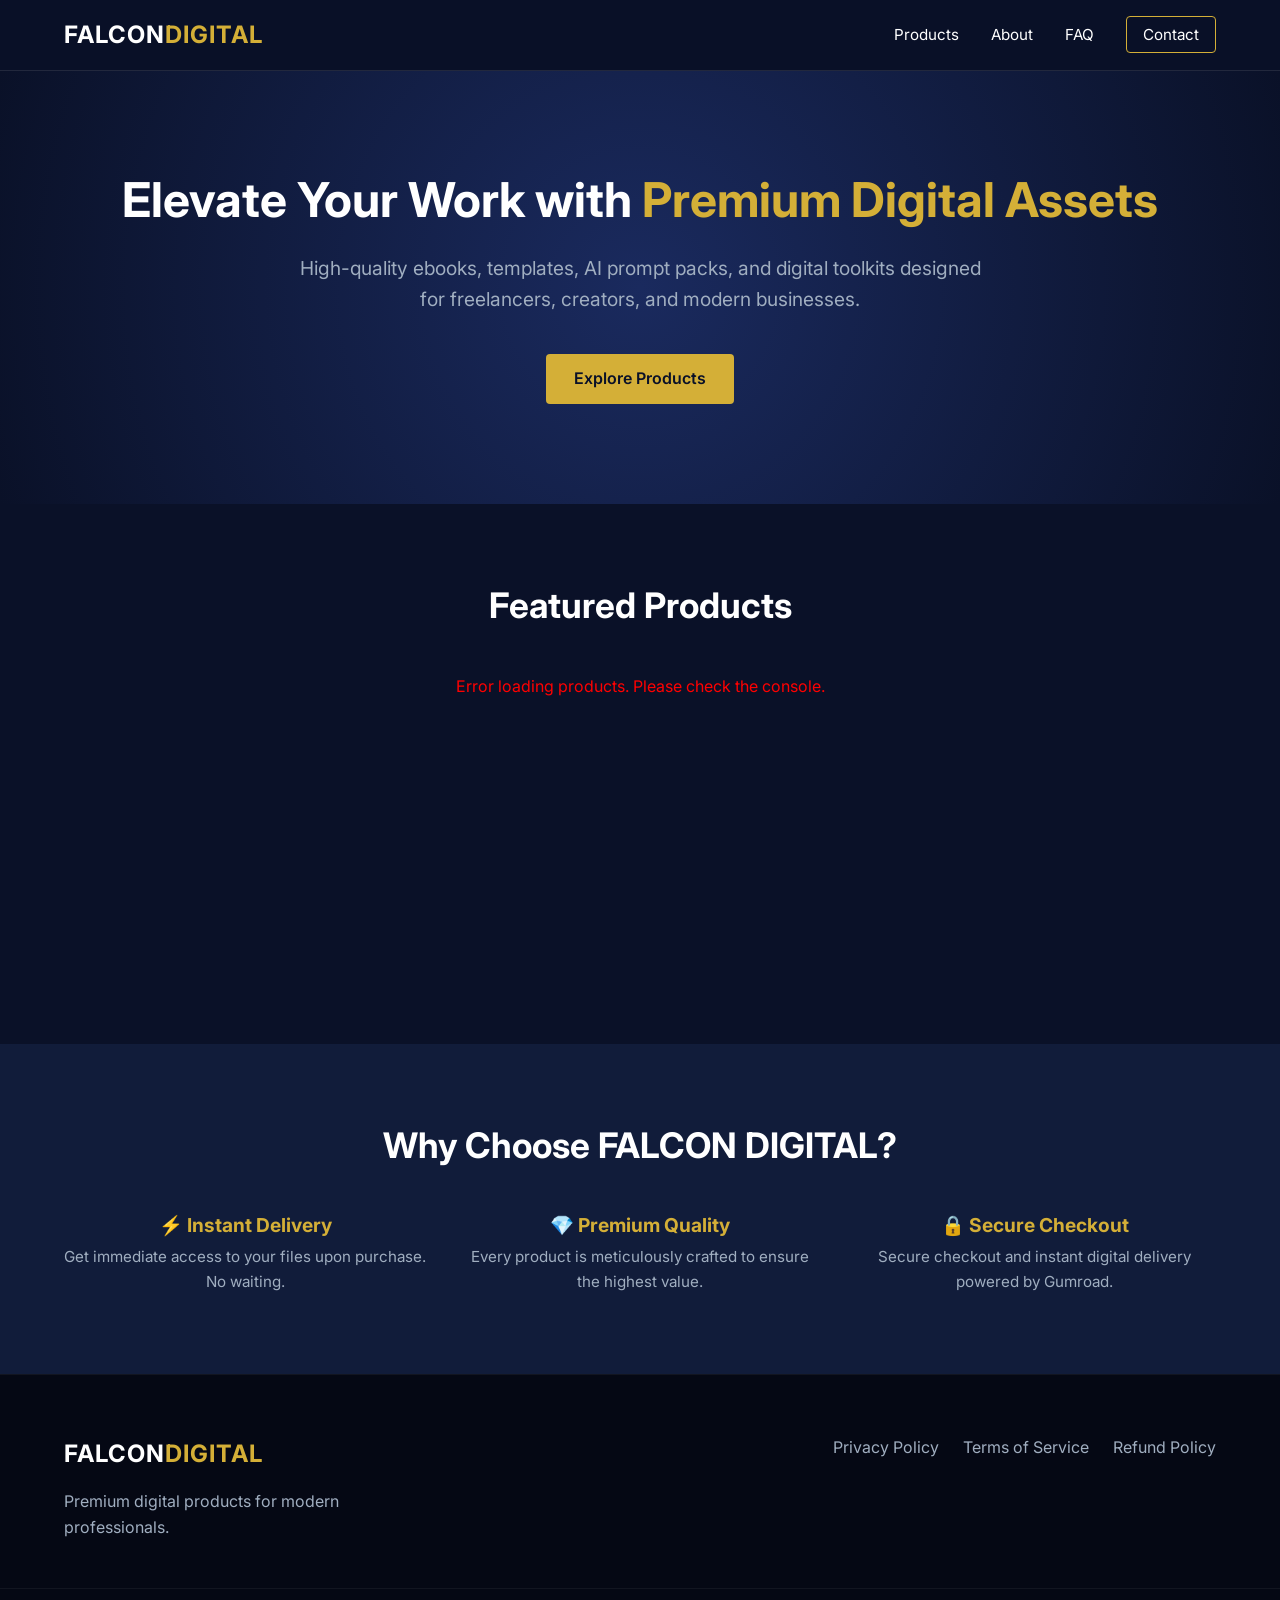
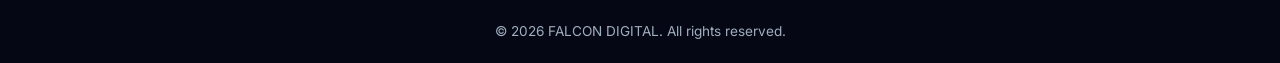
<file: index.html>
<!DOCTYPE html>
<html lang="en">
<head>
    <meta charset="UTF-8">
    <meta name="viewport" content="width=device-width, initial-scale=1.0">
    <title>FALCON DIGITAL | Premium Digital Products</title>
    <meta name="description" content="Premium ebooks, templates, AI prompt packs, and digital toolkits to elevate your business.">
    <link rel="stylesheet" href="style.css">
    <link rel="preconnect" href="https://fonts.googleapis.com">
    <link rel="preconnect" href="https://fonts.gstatic.com" crossorigin>
    <link href="https://fonts.googleapis.com/css2?family=Inter:wght@300;400;600;700&display=swap" rel="stylesheet">
</head>
<body>
    <header class="navbar">
        <div class="container nav-container">
            <a href="index.html" class="logo">FALCON<span>DIGITAL</span></a>
            <nav>
                <ul class="nav-links">
                    <li><a href="#products">Products</a></li>
                    <li><a href="about.html">About</a></li>
                    <li><a href="faq.html">FAQ</a></li>
                    <li><a href="contact.html" class="btn-outline">Contact</a></li>
                </ul>
            </nav>
            <button class="mobile-menu-btn" aria-label="Toggle menu">☰</button>
        </div>
    </header>

    <section class="hero">
        <div class="container hero-content">
            <h1>Elevate Your Work with <span class="gold-text">Premium Digital Assets</span></h1>
            <p>High-quality ebooks, templates, AI prompt packs, and digital toolkits designed for freelancers, creators, and modern businesses.</p>
            <a href="#products" class="btn-primary">Explore Products</a>
        </div>
    </section>

    <section id="products" class="products-section">
        <div class="container">
            <h2 class="section-title">Featured Products</h2>
            
            <!-- The product grid is now empty. JavaScript will fill it automatically! -->
            <div class="product-grid" id="product-grid">
                <!-- Loading spinner or message -->
                <p style="text-align: center; color: var(--text-muted); grid-column: 1 / -1;">Loading products from Gumroad...</p>
            </div>

        </div>
    </section>

    <section id="about" class="trust-section">
        <div class="container">
            <h2 class="section-title">Why Choose FALCON DIGITAL?</h2>
            <div class="trust-grid">
                <div class="trust-item">
                    <h3>⚡ Instant Delivery</h3>
                    <p>Get immediate access to your files upon purchase. No waiting.</p>
                </div>
                <div class="trust-item">
                    <h3>💎 Premium Quality</h3>
                    <p>Every product is meticulously crafted to ensure the highest value.</p>
                </div>
                <div class="trust-item">
                    <h3>🔒 Secure Checkout</h3>
                    <p>Secure checkout and instant digital delivery powered by Gumroad.</p>
                </div>
            </div>
        </div>
    </section>

    <footer>
        <div class="container footer-content">
            <div class="footer-brand">
                <a href="index.html" class="logo">FALCON<span>DIGITAL</span></a>
                <p>Premium digital products for modern professionals.</p>
            </div>
            <div class="footer-links">
                <a href="privacy.html">Privacy Policy</a>
                <a href="terms.html">Terms of Service</a>
                <a href="refund.html">Refund Policy</a>
            </div>
        </div>
        <div class="footer-bottom">
            <p>&copy; 2026 FALCON DIGITAL. All rights reserved.</p>
        </div>
    </footer>

    <!-- The JavaScript to fetch products from Supabase -->
    <script>
        // YOUR SUPABASE CREDENTIALS
        const SUPABASE_URL = 'https://dtnkwtxbqakqckgydgje.supabase.co';
        const SUPABASE_ANON_KEY = 'sb_publishable_p1EWndPD9VxLVvGcj-t9xg_1cSoQE1V'; 
        // ^^^ PASTE YOUR NEW KEY HERE (starts with sb_publishable_...)

        async function loadProducts() {
            const grid = document.getElementById('product-grid');
            
            try {
                // Fetch published products from your database
                const response = await fetch(`${SUPABASE_URL}/rest/v1/products?select=*&is_published=eq.true`, {
                    headers: {
                        'apikey': SUPABASE_ANON_KEY,
                        'Authorization': `Bearer ${SUPABASE_ANON_KEY}`
                    }
                });

                if (!response.ok) throw new Error('Failed to fetch products');

                const products = await response.json();

                if (products.length === 0) {
                    grid.innerHTML = '<p style="text-align: center; color: var(--text-muted); grid-column: 1 / -1;">No products available yet.</p>';
                    return;
                }

                // Loop through products and build HTML
                grid.innerHTML = products.map(product => {
                    // Format price from cents to dollars
                    const price = (product.price_cents / 100).toFixed(2);
                    
                    // Clean up the description (remove HTML tags Gumroad sends)
                    let cleanDesc = product.description.replace(/<[^>]*>?/gm, '');
                    if (cleanDesc.length > 100) cleanDesc = cleanDesc.substring(0, 100) + '...';

                    return `
                        <div class="product-card">
                            <img src="${product.cover_image_url}" alt="${product.title}" style="width: 100%; height: 350px; object-fit: contain; background-color: #1a2545; padding: 15px; border-bottom: 1px solid rgba(255, 255, 255, 0.05);">
                            <div class="product-info">
                                <h3>${product.title}</h3>
                                <p class="product-desc">${cleanDesc}</p>
                                <div class="product-footer">
                                    <span class="price">$${price}</span>
                                    <!-- Note: Links to the product detail page -->
                                    <a href="product-ai-freelancer.html" class="btn-primary btn-small">View Product</a>
                                </div>
                            </div>
                        </div>
                    `;
                }).join('');

            } catch (error) {
                console.error('Error:', error);
                grid.innerHTML = '<p style="text-align: center; color: red; grid-column: 1 / -1;">Error loading products. Please check the console.</p>';
            }
        }

        // Run the function when the page loads
        document.addEventListener('DOMContentLoaded', loadProducts);
    </script>
</body>
</html>
</file>
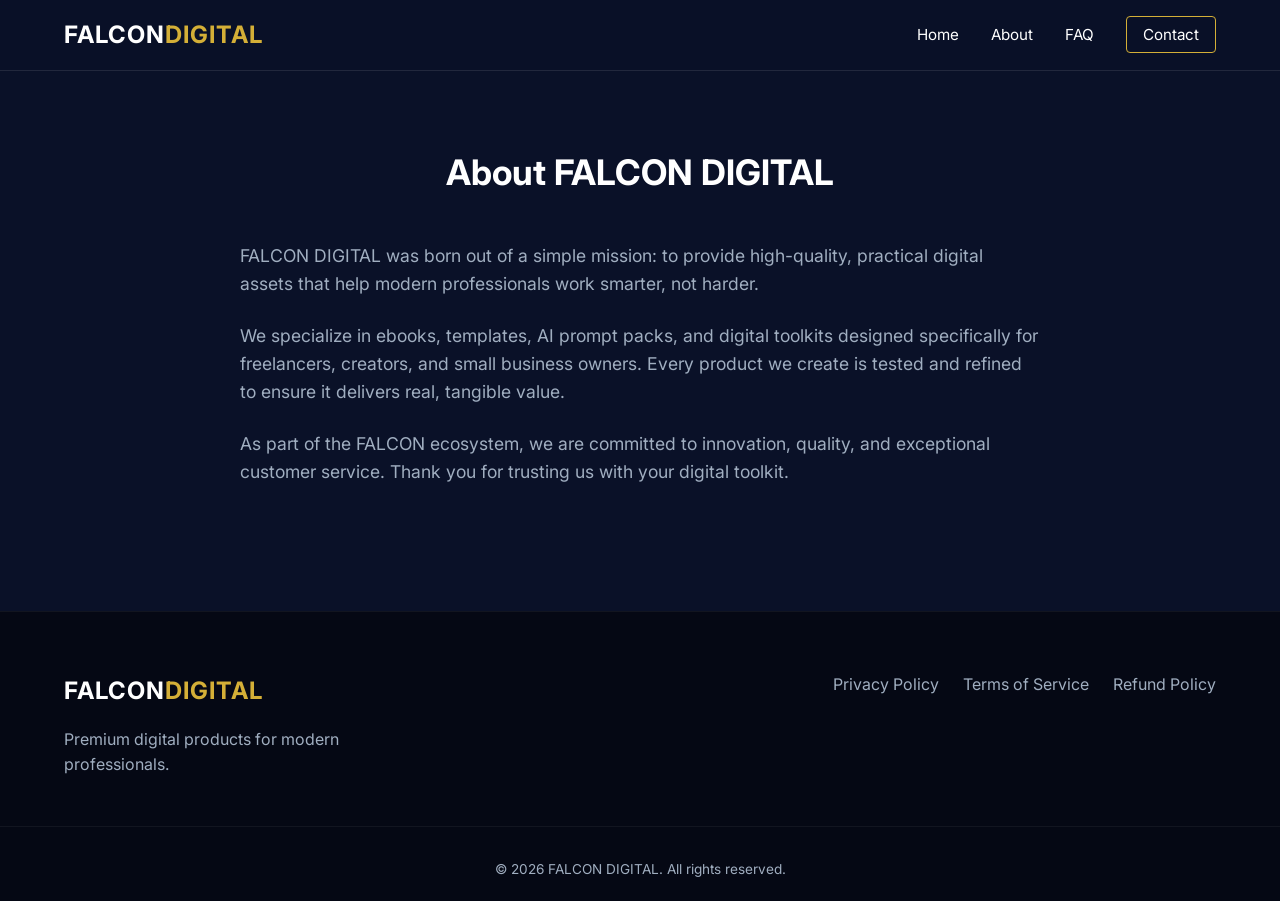
<file: about.html>
<!DOCTYPE html>
<html lang="en">
<head>
    <meta charset="UTF-8">
    <meta name="viewport" content="width=device-width, initial-scale=1.0">
    <title>About Us | FALCON DIGITAL</title>
    <link rel="stylesheet" href="style.css">
    <link href="https://fonts.googleapis.com/css2?family=Inter:wght@300;400;600;700&display=swap" rel="stylesheet">
</head>
<body>
    <header class="navbar">
        <div class="container nav-container">
            <a href="index.html" class="logo">FALCON<span>DIGITAL</span></a>
            <nav>
                <ul class="nav-links">
                    <li><a href="index.html">Home</a></li>
                    <li><a href="about.html">About</a></li>
                    <li><a href="faq.html">FAQ</a></li>
                    <li><a href="contact.html" class="btn-outline">Contact</a></li>
                </ul>
            </nav>
            <button class="mobile-menu-btn" aria-label="Toggle menu">☰</button>
        </div>
    </header>

    <section class="page-section">
        <div class="container" style="max-width: 800px;">
            <h1 class="section-title">About FALCON DIGITAL</h1>
            <p style="color: var(--text-muted); margin-bottom: 1.5rem; font-size: 1.1rem;">
                FALCON DIGITAL was born out of a simple mission: to provide high-quality, practical digital assets that help modern professionals work smarter, not harder. 
            </p>
            <p style="color: var(--text-muted); margin-bottom: 1.5rem; font-size: 1.1rem;">
                We specialize in ebooks, templates, AI prompt packs, and digital toolkits designed specifically for freelancers, creators, and small business owners. Every product we create is tested and refined to ensure it delivers real, tangible value.
            </p>
            <p style="color: var(--text-muted); margin-bottom: 1.5rem; font-size: 1.1rem;">
                As part of the FALCON ecosystem, we are committed to innovation, quality, and exceptional customer service. Thank you for trusting us with your digital toolkit.
            </p>
        </div>
    </section>

    <footer>
        <div class="container footer-content">
            <div class="footer-brand">
                <a href="index.html" class="logo">FALCON<span>DIGITAL</span></a>
                <p>Premium digital products for modern professionals.</p>
            </div>
            <div class="footer-links">
                <a href="privacy.html">Privacy Policy</a>
                <a href="terms.html">Terms of Service</a>
                <a href="refund.html">Refund Policy</a>
            </div>
        </div>
        <div class="footer-bottom">
            <p>&copy; 2026 FALCON DIGITAL. All rights reserved.</p>
        </div>
    </footer>
    <script src="script.js"></script>
</body>
</html>
</file>
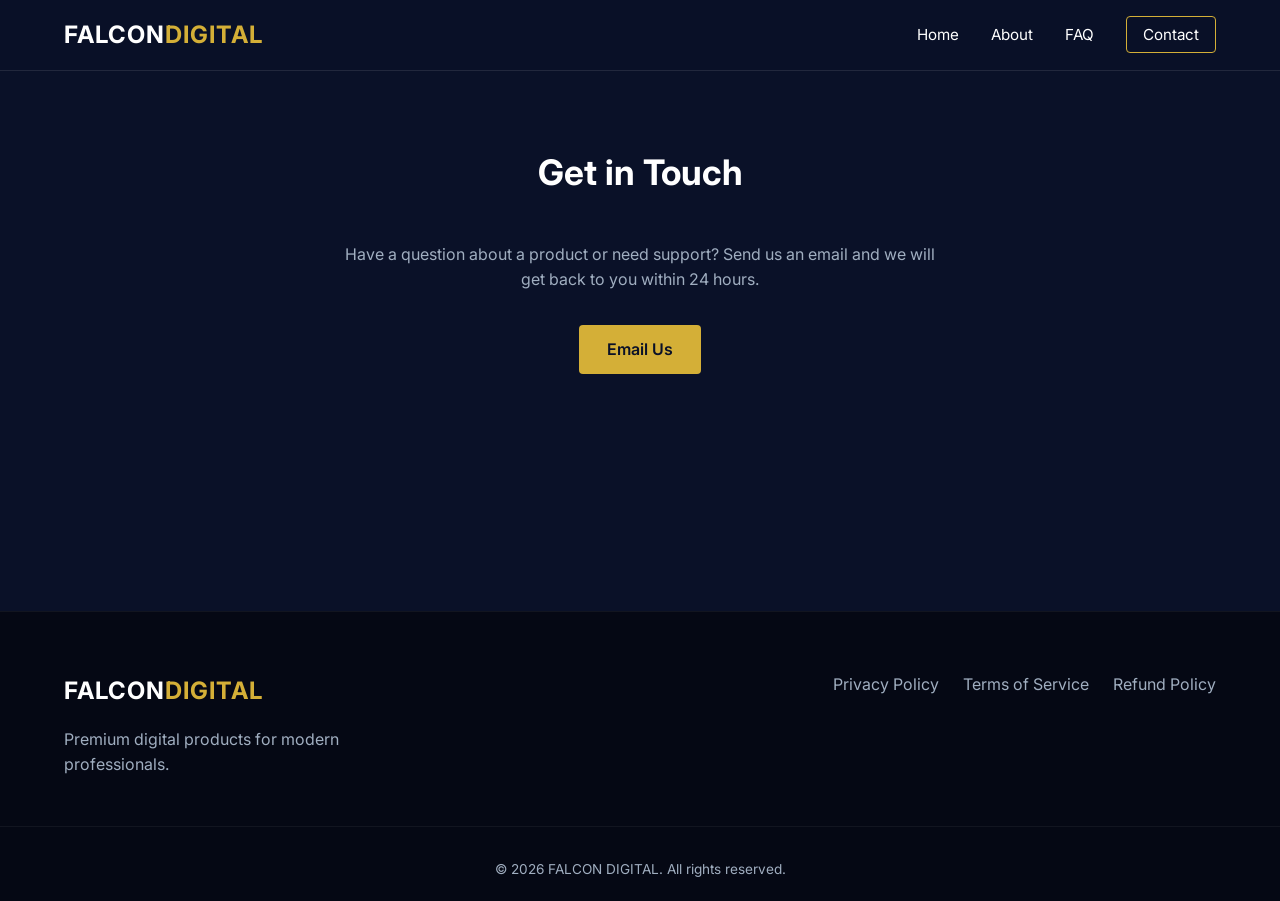
<file: contact.html>
<!DOCTYPE html>
<html lang="en">
<head>
    <meta charset="UTF-8">
    <meta name="viewport" content="width=device-width, initial-scale=1.0">
    <title>Contact Us | FALCON DIGITAL</title>
    <link rel="stylesheet" href="style.css">
    <link href="https://fonts.googleapis.com/css2?family=Inter:wght@300;400;600;700&display=swap" rel="stylesheet">
</head>
<body>
    <header class="navbar">
        <div class="container nav-container">
            <a href="index.html" class="logo">FALCON<span>DIGITAL</span></a>
            <nav>
                <ul class="nav-links">
                    <li><a href="index.html">Home</a></li>
                    <li><a href="about.html">About</a></li>
                    <li><a href="faq.html">FAQ</a></li>
                    <li><a href="contact.html" class="btn-outline">Contact</a></li>
                </ul>
            </nav>
            <button class="mobile-menu-btn" aria-label="Toggle menu">☰</button>
        </div>
    </header>

    <section class="page-section">
        <div class="container" style="max-width: 600px; text-align: center;">
            <h1 class="section-title">Get in Touch</h1>
            <p style="color: var(--text-muted); margin-bottom: 2rem;">Have a question about a product or need support? Send us an email and we will get back to you within 24 hours.</p>
            <a href="mailto:falconautomationhq@outlook.com" class="btn-primary">Email Us</a>
        </div>
    </section>

    <footer>
        <div class="container footer-content">
            <div class="footer-brand">
                <a href="index.html" class="logo">FALCON<span>DIGITAL</span></a>
                <p>Premium digital products for modern professionals.</p>
            </div>
            <div class="footer-links">
                <a href="privacy.html">Privacy Policy</a>
                <a href="terms.html">Terms of Service</a>
                <a href="refund.html">Refund Policy</a>
            </div>
        </div>
        <div class="footer-bottom">
            <p>&copy; 2026 FALCON DIGITAL. All rights reserved.</p>
        </div>
    </footer>
    <script src="script.js"></script>
</body>
</html>
</file>
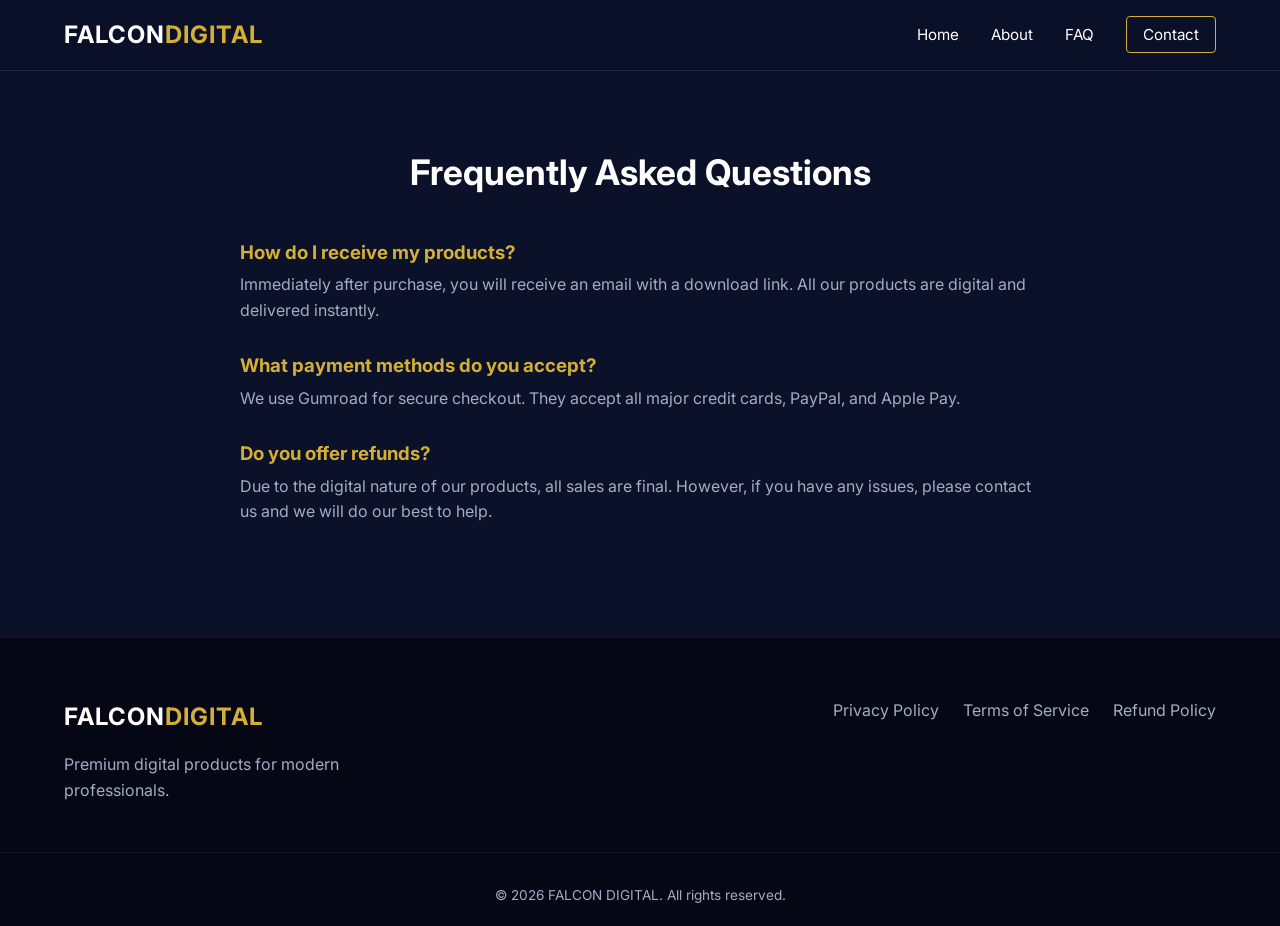
<file: faq.html>
<!DOCTYPE html>
<html lang="en">
<head>
    <meta charset="UTF-8">
    <meta name="viewport" content="width=device-width, initial-scale=1.0">
    <title>FAQ | FALCON DIGITAL</title>
    <link rel="stylesheet" href="style.css">
    <link href="https://fonts.googleapis.com/css2?family=Inter:wght@300;400;600;700&display=swap" rel="stylesheet">
</head>
<body>
    <header class="navbar">
        <div class="container nav-container">
            <a href="index.html" class="logo">FALCON<span>DIGITAL</span></a>
            <nav>
                <ul class="nav-links">
                    <li><a href="index.html">Home</a></li>
                    <li><a href="about.html">About</a></li>
                    <li><a href="faq.html">FAQ</a></li>
                    <li><a href="contact.html" class="btn-outline">Contact</a></li>
                </ul>
            </nav>
            <button class="mobile-menu-btn" aria-label="Toggle menu">☰</button>
        </div>
    </header>

    <section class="page-section">
        <div class="container" style="max-width: 800px;">
            <h1 class="section-title">Frequently Asked Questions</h1>
            
            <div style="margin-bottom: 2rem;">
                <h3 style="color: var(--gold); margin-bottom: 0.5rem;">How do I receive my products?</h3>
                <p style="color: var(--text-muted);">Immediately after purchase, you will receive an email with a download link. All our products are digital and delivered instantly.</p>
            </div>
            
            <div style="margin-bottom: 2rem;">
                <h3 style="color: var(--gold); margin-bottom: 0.5rem;">What payment methods do you accept?</h3>
                <p style="color: var(--text-muted);">We use Gumroad for secure checkout. They accept all major credit cards, PayPal, and Apple Pay.</p>
            </div>

            <div style="margin-bottom: 2rem;">
                <h3 style="color: var(--gold); margin-bottom: 0.5rem;">Do you offer refunds?</h3>
                <p style="color: var(--text-muted);">Due to the digital nature of our products, all sales are final. However, if you have any issues, please contact us and we will do our best to help.</p>
            </div>
        </div>
    </section>

    <footer>
        <div class="container footer-content">
            <div class="footer-brand">
                <a href="index.html" class="logo">FALCON<span>DIGITAL</span></a>
                <p>Premium digital products for modern professionals.</p>
            </div>
            <div class="footer-links">
                <a href="privacy.html">Privacy Policy</a>
                <a href="terms.html">Terms of Service</a>
                <a href="refund.html">Refund Policy</a>
            </div>
        </div>
        <div class="footer-bottom">
            <p>&copy; 2026 FALCON DIGITAL. All rights reserved.</p>
        </div>
    </footer>
    <script src="script.js"></script>
</body>
</html>
</file>
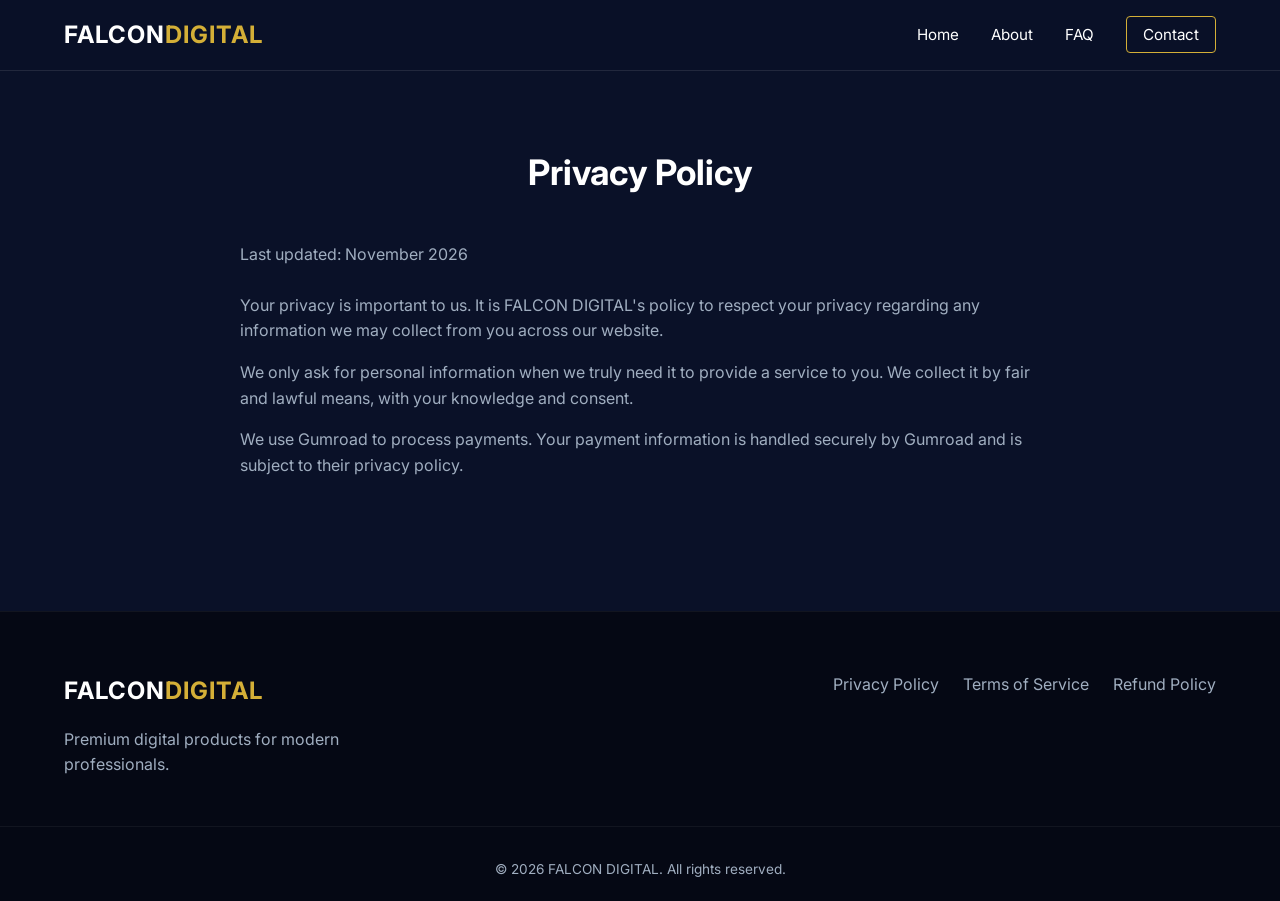
<file: privacy.html>
<!DOCTYPE html>
<html lang="en">
<head>
    <meta charset="UTF-8">
    <meta name="viewport" content="width=device-width, initial-scale=1.0">
    <title>Privacy Policy | FALCON DIGITAL</title>
    <link rel="stylesheet" href="style.css">
    <link href="https://fonts.googleapis.com/css2?family=Inter:wght@300;400;600;700&display=swap" rel="stylesheet">
</head>
<body>
    <header class="navbar">
        <div class="container nav-container">
            <a href="index.html" class="logo">FALCON<span>DIGITAL</span></a>
            <nav>
                <ul class="nav-links">
                    <li><a href="index.html">Home</a></li>
                    <li><a href="about.html">About</a></li>
                    <li><a href="faq.html">FAQ</a></li>
                    <li><a href="contact.html" class="btn-outline">Contact</a></li>
                </ul>
            </nav>
            <button class="mobile-menu-btn" aria-label="Toggle menu">☰</button>
        </div>
    </header>

    <section class="page-section">
        <div class="container" style="max-width: 800px;">
            <h1 class="section-title">Privacy Policy</h1>
            <p style="color: var(--text-muted);">Last updated: November 2026</p>
            <br>
            <p style="color: var(--text-muted); margin-bottom: 1rem;">Your privacy is important to us. It is FALCON DIGITAL's policy to respect your privacy regarding any information we may collect from you across our website.</p>
            <p style="color: var(--text-muted); margin-bottom: 1rem;">We only ask for personal information when we truly need it to provide a service to you. We collect it by fair and lawful means, with your knowledge and consent.</p>
            <p style="color: var(--text-muted); margin-bottom: 1rem;">We use Gumroad to process payments. Your payment information is handled securely by Gumroad and is subject to their privacy policy.</p>
        </div>
    </section>

    <footer>
        <div class="container footer-content">
            <div class="footer-brand">
                <a href="index.html" class="logo">FALCON<span>DIGITAL</span></a>
                <p>Premium digital products for modern professionals.</p>
            </div>
            <div class="footer-links">
                <a href="privacy.html">Privacy Policy</a>
                <a href="terms.html">Terms of Service</a>
                <a href="refund.html">Refund Policy</a>
            </div>
        </div>
        <div class="footer-bottom">
            <p>&copy; 2026 FALCON DIGITAL. All rights reserved.</p>
        </div>
    </footer>
    <script src="script.js"></script>
</body>
</html>
</file>
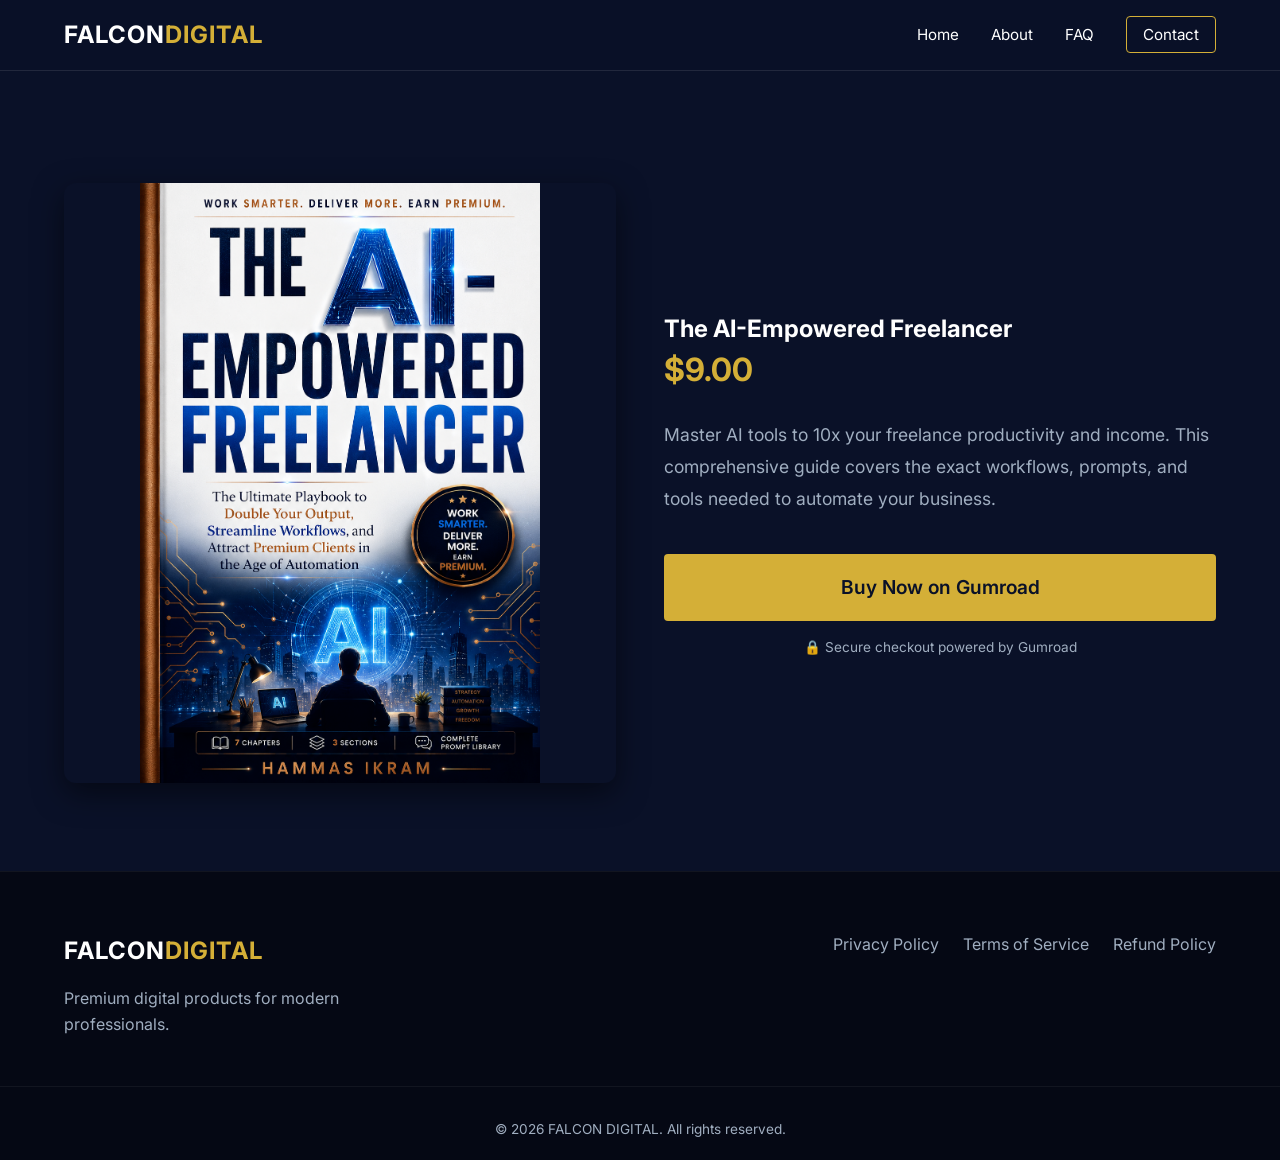
<file: product-ai-freelancer.html>
<!DOCTYPE html>
<html lang="en">
<head>
    <meta charset="UTF-8">
    <meta name="viewport" content="width=device-width, initial-scale=1.0">
    <title>The AI-Empowered Freelancer | FALCON DIGITAL</title>
    <link rel="stylesheet" href="style.css">
    <link href="https://fonts.googleapis.com/css2?family=Inter:wght@300;400;600;700&display=swap" rel="stylesheet">
</head>
<body>
    <header class="navbar">
        <div class="container nav-container">
            <a href="index.html" class="logo">FALCON<span>DIGITAL</span></a>
            <nav>
                <ul class="nav-links">
                    <li><a href="index.html">Home</a></li>
                    <li><a href="about.html">About</a></li>
                    <li><a href="faq.html">FAQ</a></li>
                    <li><a href="contact.html" class="btn-outline">Contact</a></li>
                </ul>
            </nav>
            <button class="mobile-menu-btn" aria-label="Toggle menu">☰</button>
        </div>
    </header>

    <section class="page-section">
        <div class="container">
            <div class="product-detail-layout">
                <div class="product-detail-image">
                    <!-- Image path updated to match root folder -->
                    <img src="ai-freelancer-cover.png" alt="The AI-Empowered Freelancer Cover" style="width: 100%; max-height: 600px; object-fit: contain; border-radius: 12px; box-shadow: 0 10px 30px rgba(0,0,0,0.5);">
                </div>
                <div class="product-detail-info">
                    <h1>The AI-Empowered Freelancer</h1>
                    <p class="price-large">$9.00</p>
                    <p class="product-long-desc">
                        Master AI tools to 10x your freelance productivity and income. This comprehensive guide covers the exact workflows, prompts, and tools needed to automate your business.
                    </p>
                    
                    <a href="https://falconer4518.gumroad.com/l/ai-freelancer-guide" target="_blank" rel="noopener noreferrer" class="btn-primary btn-large">
                        Buy Now on Gumroad
                    </a>
                    <p class="secure-note">🔒 Secure checkout powered by Gumroad</p>
                </div>
            </div>
        </div>
    </section>

    <footer>
        <div class="container footer-content">
            <div class="footer-brand">
                <a href="index.html" class="logo">FALCON<span>DIGITAL</span></a>
                <p>Premium digital products for modern professionals.</p>
            </div>
            <div class="footer-links">
                <a href="privacy.html">Privacy Policy</a>
                <a href="terms.html">Terms of Service</a>
                <a href="refund.html">Refund Policy</a>
            </div>
        </div>
        <div class="footer-bottom">
            <p>&copy; 2026 FALCON DIGITAL. All rights reserved.</p>
        </div>
    </footer>
    <script src="script.js"></script>
</body>
</html>
</file>
<file: style.css>
* { margin: 0; padding: 0; box-sizing: border-box; }
:root {
    --bg-color: #0a1128; --surface-color: #111c3a; --text-main: #ffffff;
    --text-muted: #a0aec0; --gold: #d4af37; --gold-hover: #f6e27a;
}
body { font-family: 'Inter', sans-serif; background-color: var(--bg-color); color: var(--text-main); line-height: 1.6; overflow-x: hidden; }
.container { width: 90%; max-width: 1200px; margin: 0 auto; }
h1, h2, h3 { font-weight: 700; line-height: 1.2; }
.gold-text { color: var(--gold); }

/* Buttons */
.btn-primary { display: inline-block; background: var(--gold); color: var(--bg-color); padding: 12px 28px; border: none; border-radius: 4px; font-size: 1rem; font-weight: 600; text-decoration: none; cursor: pointer; transition: all 0.3s ease; text-align: center; }
.btn-primary:hover { background: var(--gold-hover); transform: translateY(-2px); box-shadow: 0 4px 12px rgba(212, 175, 55, 0.3); }
.btn-small { padding: 8px 16px; font-size: 0.9rem; }
.btn-large { display: block; width: 100%; padding: 18px; font-size: 1.2rem; }
.btn-outline { border: 1px solid var(--gold); color: var(--gold); padding: 8px 16px; border-radius: 4px; text-decoration: none; transition: all 0.3s ease; }
.btn-outline:hover { background: var(--gold); color: var(--bg-color); }

/* Navigation */
.navbar { background: rgba(10, 17, 40, 0.95); backdrop-filter: blur(10px); position: sticky; top: 0; z-index: 1000; border-bottom: 1px solid rgba(255, 255, 255, 0.1); padding: 1rem 0; }
.nav-container { display: flex; justify-content: space-between; align-items: center; }
.logo { font-size: 1.5rem; font-weight: 700; color: var(--text-main); text-decoration: none; letter-spacing: 1px; }
.logo span { color: var(--gold); }
.nav-links { display: flex; list-style: none; gap: 2rem; align-items: center; }
.nav-links a { color: var(--text-main); text-decoration: none; font-size: 0.95rem; transition: color 0.3s ease; }
.nav-links a:hover { color: var(--gold); }
.mobile-menu-btn { display: none; background: none; border: none; color: var(--text-main); font-size: 1.5rem; cursor: pointer; }

/* Hero & Sections */
.hero { padding: 100px 0; text-align: center; background: radial-gradient(circle at center, #1a2a5e 0%, #0a1128 100%); }
.hero-content h1 { font-size: 3rem; margin-bottom: 1.5rem; }
.hero-content p { font-size: 1.2rem; color: var(--text-muted); max-width: 700px; margin: 0 auto 2.5rem auto; }
.products-section, .page-section { padding: 80px 0; background-color: var(--bg-color); min-height: 60vh; }
.section-title { text-align: center; font-size: 2.2rem; margin-bottom: 3rem; }

/* Product Grid */
.product-grid { display: grid; grid-template-columns: repeat(auto-fit, minmax(300px, 1fr)); gap: 2rem; }
.product-card { background: var(--surface-color); border: 1px solid rgba(255, 255, 255, 0.05); border-radius: 8px; overflow: hidden; transition: transform 0.3s ease, box-shadow 0.3s ease; }
.product-card:hover { transform: translateY(-5px); box-shadow: 0 10px 30px rgba(0, 0, 0, 0.5); border-color: rgba(212, 175, 55, 0.3); }
.product-image-placeholder { height: 200px; background: #1a2545; display: flex; align-items: center; justify-content: center; color: var(--text-muted); font-weight: 600; font-size: 1.1rem; border-bottom: 1px solid rgba(255, 255, 255, 0.05); }
.product-info { padding: 1.5rem; }
.product-info h3 { font-size: 1.3rem; margin-bottom: 0.5rem; }
.product-desc { color: var(--text-muted); font-size: 0.9rem; margin-bottom: 1.5rem; }
.product-footer { display: flex; justify-content: space-between; align-items: center; }
.price { font-size: 1.4rem; font-weight: 700; color: var(--gold); }

/* Product Detail Page */
.product-detail-layout { display: grid; grid-template-columns: 1fr 1fr; gap: 3rem; align-items: center; margin-top: 2rem; }
.price-large { font-size: 2rem; font-weight: 700; color: var(--gold); margin-bottom: 1.5rem; }
.product-long-desc { font-size: 1.1rem; color: var(--text-muted); margin-bottom: 2.5rem; line-height: 1.8; }
.secure-note { text-align: center; font-size: 0.85rem; color: var(--text-muted); margin-top: 1rem; }

/* Trust Section */
.trust-section { padding: 80px 0; background: var(--surface-color); }
.trust-grid { display: grid; grid-template-columns: repeat(auto-fit, minmax(250px, 1fr)); gap: 2rem; text-align: center; }
.trust-item h3 { font-size: 1.2rem; margin-bottom: 0.5rem; color: var(--gold); }
.trust-item p { color: var(--text-muted); font-size: 0.95rem; }

/* Footer */
footer { background: #050814; padding: 60px 0 20px 0; border-top: 1px solid rgba(255, 255, 255, 0.05); }
.footer-content { display: flex; justify-content: space-between; flex-wrap: wrap; gap: 2rem; margin-bottom: 3rem; }
.footer-brand p { color: var(--text-muted); margin-top: 1rem; max-width: 300px; }
.footer-links { display: flex; gap: 1.5rem; }
.footer-links a { color: var(--text-muted); text-decoration: none; transition: color 0.3s ease; }
.footer-links a:hover { color: var(--gold); }
.footer-bottom { text-align: center; color: var(--text-muted); font-size: 0.85rem; padding-top: 2rem; border-top: 1px solid rgba(255, 255, 255, 0.05); }

/* Mobile */
@media (max-width: 768px) {
    .nav-links { display: none; position: absolute; top: 100%; left: 0; width: 100%; background: var(--bg-color); flex-direction: column; padding: 2rem 0; border-bottom: 1px solid rgba(255, 255, 255, 0.1); }
    .nav-links.active { display: flex; }
    .mobile-menu-btn { display: block; }
    .hero-content h1 { font-size: 2.2rem; }
    .footer-content { flex-direction: column; align-items: center; text-align: center; }
    .footer-links { flex-wrap: wrap; justify-content: center; }
    .product-detail-layout { grid-template-columns: 1fr; }
}
</file>
